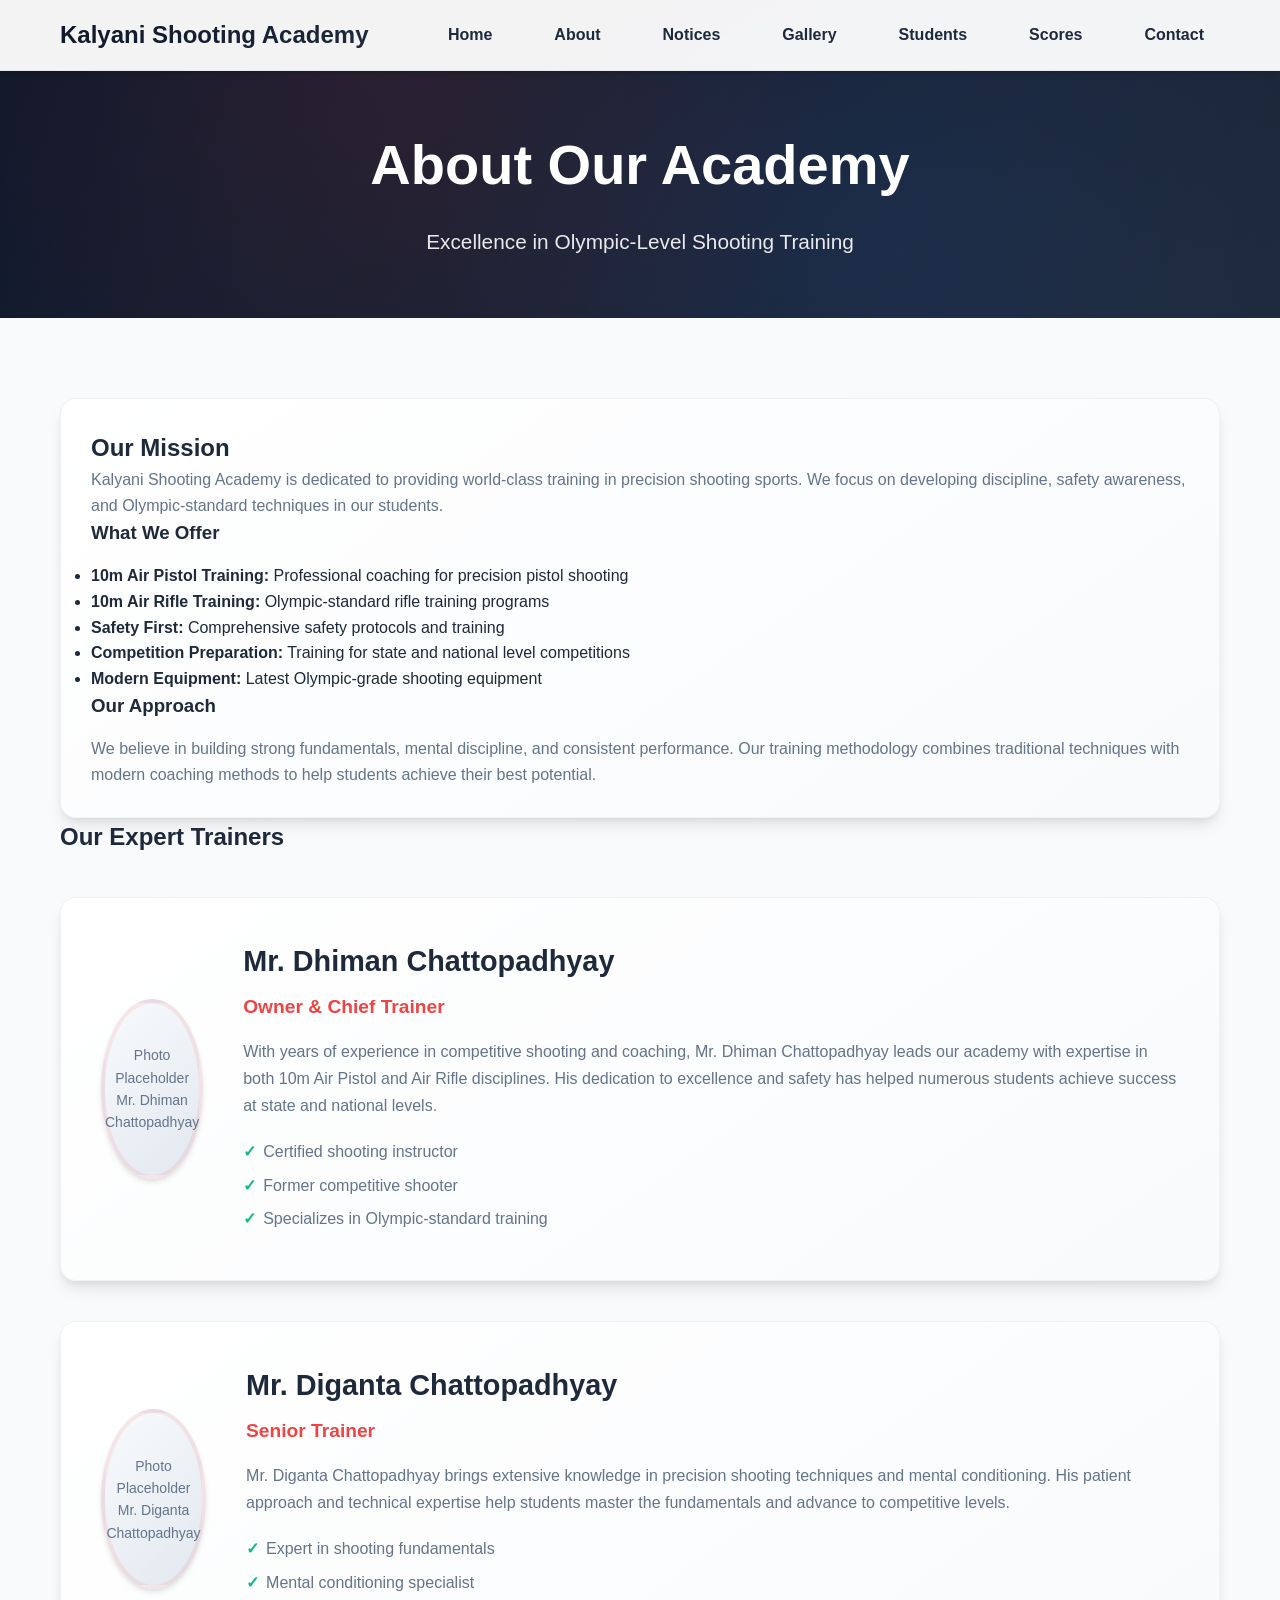
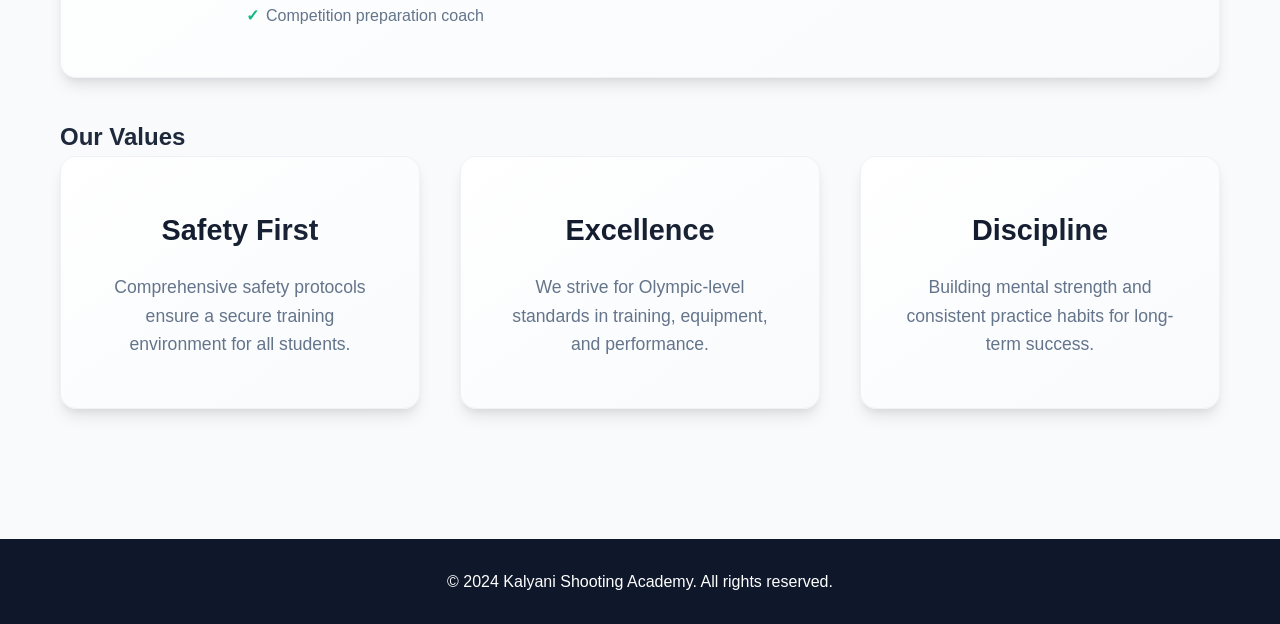
<file: about.html>
<!DOCTYPE html>
<html lang="en">
<head>
    <meta charset="UTF-8">
    <meta name="viewport" content="width=device-width, initial-scale=1.0">
    <title>About - Kalyani Shooting Academy</title>
    <meta name="description" content="Learn about our Olympic-level shooting academy and expert trainers">
    <link rel="stylesheet" href="css/style.css">
</head>
<body>
    <nav class="navbar">
        <div class="nav-container">
            <div class="nav-logo">
                <h2>Kalyani Shooting Academy</h2>
            </div>
            <ul class="nav-menu">
                <li><a href="index.html">Home</a></li>
                <li><a href="about.html">About</a></li>
                <li><a href="notices.html">Notices</a></li>
                <li><a href="gallery.html">Gallery</a></li>
                <li><a href="students.html">Students</a></li>
                <li><a href="scores.html">Scores</a></li>
                <li><a href="contact.html">Contact</a></li>
            </ul>
            <div class="hamburger">
                <span></span>
                <span></span>
                <span></span>
            </div>
        </div>
    </nav>

    <header class="page-header">
        <div class="container">
            <h1>About Our Academy</h1>
            <p>Excellence in Olympic-Level Shooting Training</p>
        </div>
    </header>

    <main class="page-content">
        <div class="container">
            <section class="about-overview">
                <div class="card">
                    <div class="card-body">
                        <h2>Our Mission</h2>
                        <p>Kalyani Shooting Academy is dedicated to providing world-class training in precision shooting sports. We focus on developing discipline, safety awareness, and Olympic-standard techniques in our students.</p>
                        
                        <h3>What We Offer</h3>
                        <ul>
                            <li><strong>10m Air Pistol Training:</strong> Professional coaching for precision pistol shooting</li>
                            <li><strong>10m Air Rifle Training:</strong> Olympic-standard rifle training programs</li>
                            <li><strong>Safety First:</strong> Comprehensive safety protocols and training</li>
                            <li><strong>Competition Preparation:</strong> Training for state and national level competitions</li>
                            <li><strong>Modern Equipment:</strong> Latest Olympic-grade shooting equipment</li>
                        </ul>

                        <h3>Our Approach</h3>
                        <p>We believe in building strong fundamentals, mental discipline, and consistent performance. Our training methodology combines traditional techniques with modern coaching methods to help students achieve their best potential.</p>
                    </div>
                </div>
            </section>

            <section class="trainers">
                <h2>Our Expert Trainers</h2>
                
                <div class="trainer-card">
                    <div class="trainer-photo">
                        Photo Placeholder<br>
                        Mr. Dhiman Chattopadhyay
                    </div>
                    <div class="trainer-info">
                        <h3>Mr. Dhiman Chattopadhyay</h3>
                        <h4>Owner & Chief Trainer</h4>
                        <p>With years of experience in competitive shooting and coaching, Mr. Dhiman Chattopadhyay leads our academy with expertise in both 10m Air Pistol and Air Rifle disciplines. His dedication to excellence and safety has helped numerous students achieve success at state and national levels.</p>
                        <ul>
                            <li>Certified shooting instructor</li>
                            <li>Former competitive shooter</li>
                            <li>Specializes in Olympic-standard training</li>
                        </ul>
                    </div>
                </div>

                <div class="trainer-card">
                    <div class="trainer-photo">
                        Photo Placeholder<br>
                        Mr. Diganta Chattopadhyay
                    </div>
                    <div class="trainer-info">
                        <h3>Mr. Diganta Chattopadhyay</h3>
                        <h4>Senior Trainer</h4>
                        <p>Mr. Diganta Chattopadhyay brings extensive knowledge in precision shooting techniques and mental conditioning. His patient approach and technical expertise help students master the fundamentals and advance to competitive levels.</p>
                        <ul>
                            <li>Expert in shooting fundamentals</li>
                            <li>Mental conditioning specialist</li>
                            <li>Competition preparation coach</li>
                        </ul>
                    </div>
                </div>
            </section>

            <section class="academy-values">
                <h2>Our Values</h2>
                <div class="feature-grid">
                    <div class="feature-card">
                        <h3>Safety First</h3>
                        <p>Comprehensive safety protocols ensure a secure training environment for all students.</p>
                    </div>
                    <div class="feature-card">
                        <h3>Excellence</h3>
                        <p>We strive for Olympic-level standards in training, equipment, and performance.</p>
                    </div>
                    <div class="feature-card">
                        <h3>Discipline</h3>
                        <p>Building mental strength and consistent practice habits for long-term success.</p>
                    </div>
                </div>
            </section>
        </div>
    </main>

    <footer class="footer">
        <div class="container">
            <p>&copy; 2024 Kalyani Shooting Academy. All rights reserved.</p>
        </div>
    </footer>

    <script src="js/script.js"></script>
</body>
</html>
</file>
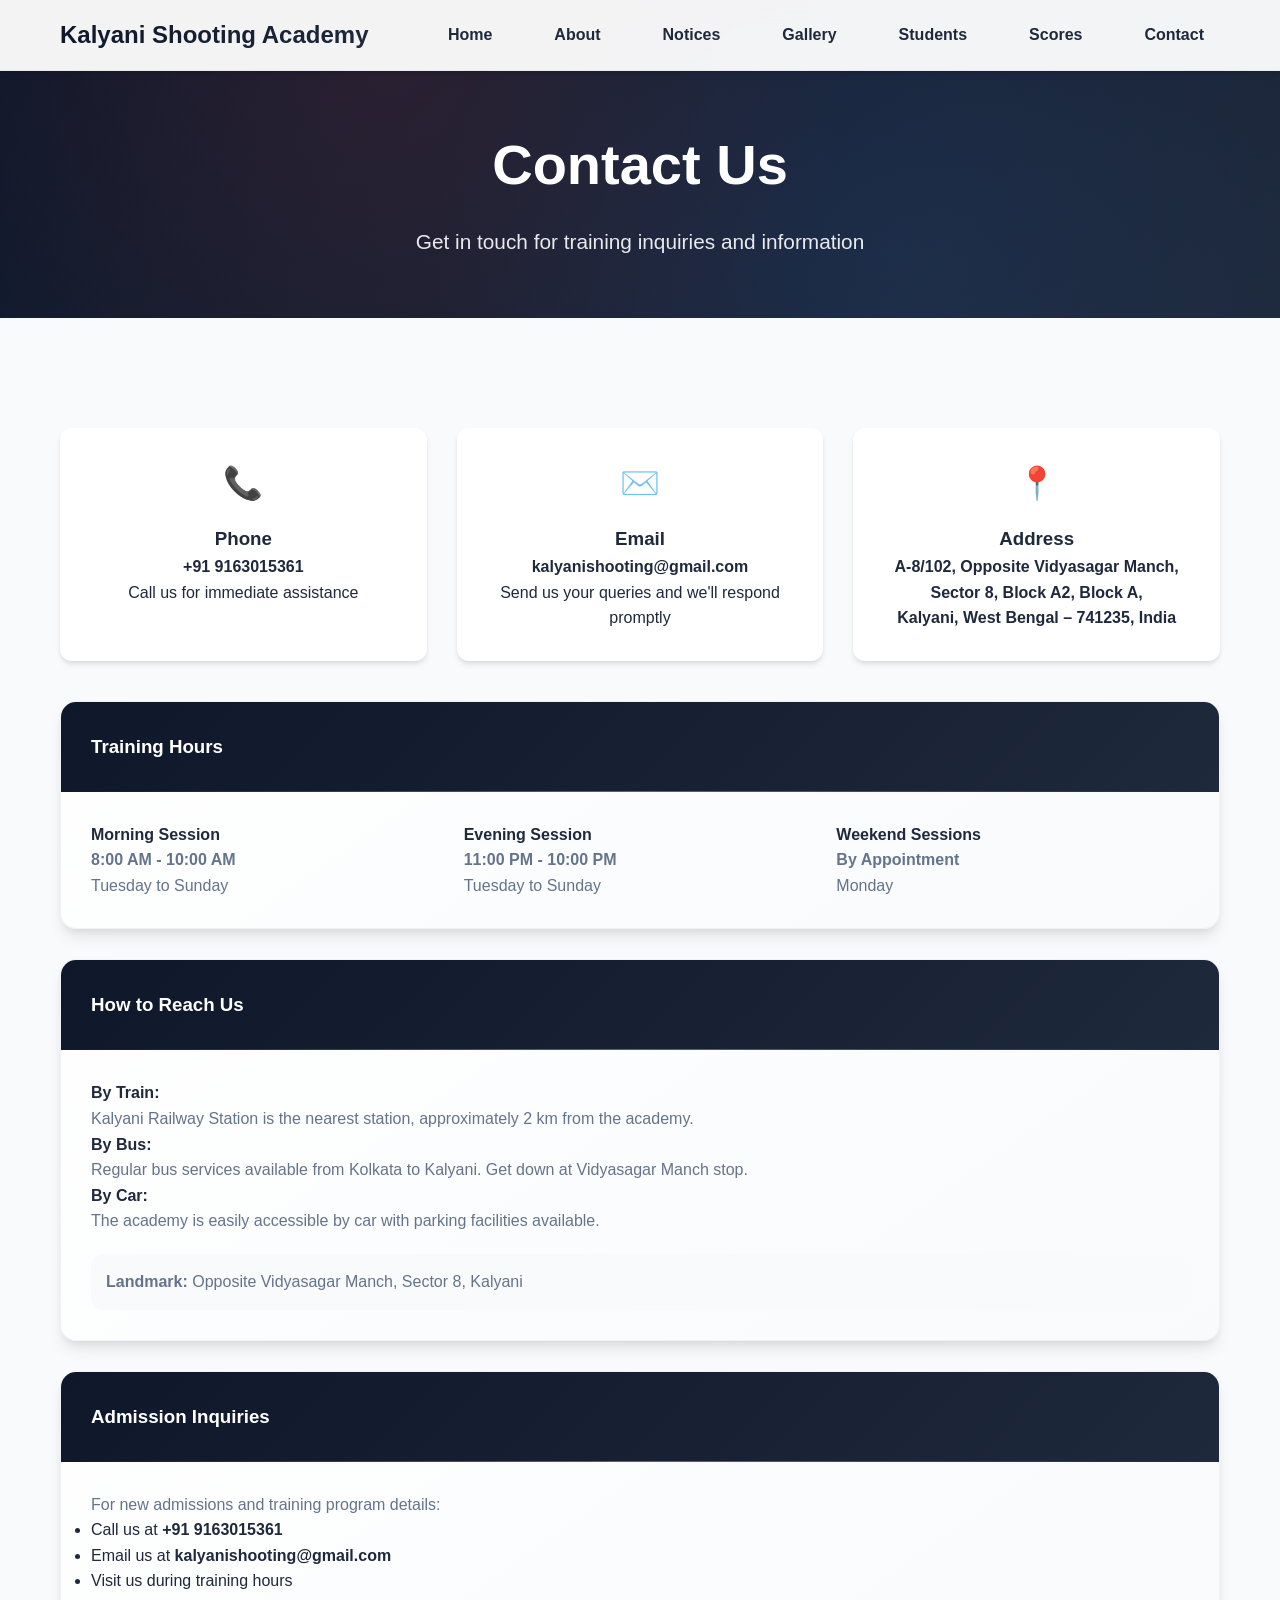
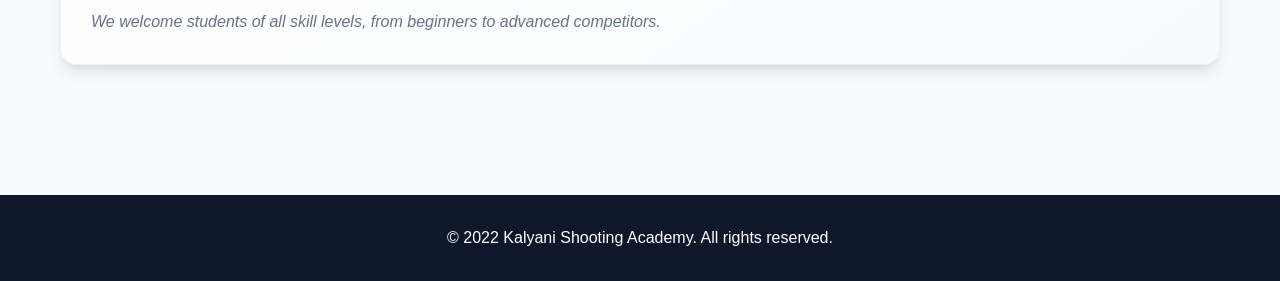
<file: contact.html>
<!DOCTYPE html>
<html lang="en">
<head>
    <meta charset="UTF-8">
    <meta name="viewport" content="width=device-width, initial-scale=1.0">
    <title>Contact Us - Kalyani Shooting Academy</title>
    <meta name="description" content="Get in touch with our shooting academy for training inquiries">
    <link rel="stylesheet" href="css/style.css">
</head>
<body>
    <nav class="navbar">
        <div class="nav-container">
            <div class="nav-logo">
                <h2>Kalyani Shooting Academy</h2>
            </div>
            <ul class="nav-menu">
                <li><a href="index.html">Home</a></li>
                <li><a href="about.html">About</a></li>
                <li><a href="notices.html">Notices</a></li>
                <li><a href="gallery.html">Gallery</a></li>
                <li><a href="students.html">Students</a></li>
                <li><a href="scores.html">Scores</a></li>
                <li><a href="contact.html">Contact</a></li>
            </ul>
            <div class="hamburger">
                <span></span>
                <span></span>
                <span></span>
            </div>
        </div>
    </nav>

    <header class="page-header">
        <div class="container">
            <h1>Contact Us</h1>
            <p>Get in touch for training inquiries and information</p>
        </div>
    </header>

    <main class="page-content">
        <div class="container">
            <div class="contact-info">
                <div class="contact-card">
                    <div class="contact-icon">📞</div>
                    <h3>Phone</h3>
                    <p><strong>+91 9163015361</strong></p>
                    <p>Call us for immediate assistance</p>
                </div>

                <div class="contact-card">
                    <div class="contact-icon">✉️</div>
                    <h3>Email</h3>
                    <p><strong>kalyanishooting@gmail.com</strong></p>
                    <p>Send us your queries and we'll respond promptly</p>
                </div>

                <div class="contact-card">
                    <div class="contact-icon">📍</div>
                    <h3>Address</h3>
                    <p><strong>A-8/102, Opposite Vidyasagar Manch,<br>
                    Sector 8, Block A2, Block A,<br>
                    Kalyani, West Bengal – 741235, India</strong></p>
                </div>
            </div>

            <div class="card" style="margin-top: 40px;">
                <div class="card-header">
                    <h3>Training Hours</h3>
                </div>
                <div class="card-body">
                    <div style="display: grid; grid-template-columns: repeat(auto-fit, minmax(250px, 1fr)); gap: 20px;">
                        <div>
                            <h4>Morning Session</h4>
                            <p><strong>8:00 AM - 10:00 AM</strong></p>
                            <p>Tuesday to Sunday</p>
                        </div>
                        <div>
                            <h4>Evening Session</h4>
                            <p><strong>11:00 PM - 10:00 PM</strong></p>
                            <p>Tuesday to Sunday</p>
                        </div>
                        <div>
                            <h4>Weekend Sessions</h4>
                            <p><strong>By Appointment</strong></p>
                            <p>Monday</p>
                        </div>
                    </div>
                </div>
            </div>

            <div class="card" style="margin-top: 30px;">
                <div class="card-header">
                    <h3>How to Reach Us</h3>
                </div>
                <div class="card-body">
                    <h4>By Train:</h4>
                    <p>Kalyani Railway Station is the nearest station, approximately 2 km from the academy.</p>
                    
                    <h4>By Bus:</h4>
                    <p>Regular bus services available from Kolkata to Kalyani. Get down at Vidyasagar Manch stop.</p>
                    
                    <h4>By Car:</h4>
                    <p>The academy is easily accessible by car with parking facilities available.</p>
                    
                    <div style="margin-top: 20px; padding: 15px; background: var(--secondary-color); border-radius: var(--border-radius);">
                        <p><strong>Landmark:</strong> Opposite Vidyasagar Manch, Sector 8, Kalyani</p>
                    </div>
                </div>
            </div>

            <div class="card" style="margin-top: 30px;">
                <div class="card-header">
                    <h3>Admission Inquiries</h3>
                </div>
                <div class="card-body">
                    <p>For new admissions and training program details:</p>
                    <ul>
                        <li>Call us at <strong>+91 9163015361</strong></li>
                        <li>Email us at <strong>kalyanishooting@gmail.com</strong></li>
                        <li>Visit us during training hours</li>
                    </ul>
                    <p style="margin-top: 15px;"><em>We welcome students of all skill levels, from beginners to advanced competitors.</em></p>
                </div>
            </div>
        </div>
    </main>

    <footer class="footer">
        <div class="container">
            <p>&copy; 2022 Kalyani Shooting Academy. All rights reserved.</p>
        </div>
    </footer>

    <script src="js/script.js"></script>
</body>
</html>
</file>
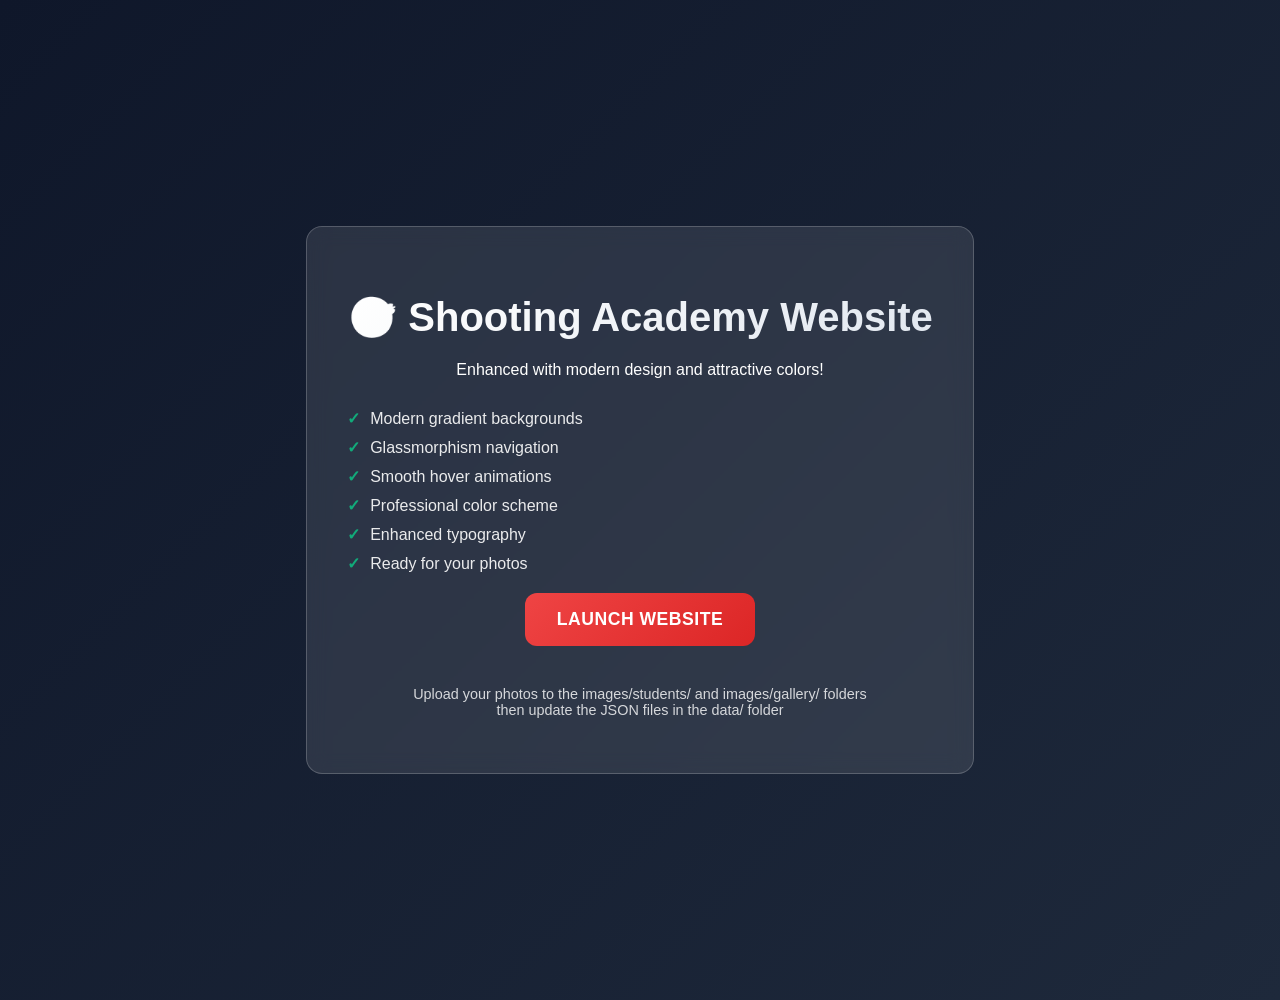
<file: launch.html>
<!DOCTYPE html>
<html lang="en">
<head>
    <meta charset="UTF-8">
    <meta name="viewport" content="width=device-width, initial-scale=1.0">
    <title>Launch Website</title>
    <style>
        body {
            font-family: 'Segoe UI', Tahoma, Geneva, Verdana, sans-serif;
            background: linear-gradient(135deg, #0f172a 0%, #1e293b 100%);
            color: white;
            margin: 0;
            padding: 50px;
            text-align: center;
            min-height: 100vh;
            display: flex;
            flex-direction: column;
            justify-content: center;
            align-items: center;
        }
        .container {
            max-width: 600px;
            background: rgba(255, 255, 255, 0.1);
            backdrop-filter: blur(10px);
            padding: 40px;
            border-radius: 16px;
            border: 1px solid rgba(255, 255, 255, 0.2);
        }
        h1 {
            font-size: 2.5rem;
            margin-bottom: 20px;
            background: linear-gradient(135deg, #ffffff 0%, #e2e8f0 100%);
            -webkit-background-clip: text;
            -webkit-text-fill-color: transparent;
            background-clip: text;
        }
        .btn {
            display: inline-block;
            padding: 16px 32px;
            background: linear-gradient(135deg, #ef4444 0%, #dc2626 100%);
            color: white;
            text-decoration: none;
            border-radius: 12px;
            font-weight: 600;
            font-size: 1.1rem;
            margin: 10px;
            transition: all 0.3s ease;
            text-transform: uppercase;
            letter-spacing: 0.5px;
        }
        .btn:hover {
            transform: translateY(-3px);
            box-shadow: 0 20px 25px -5px rgba(0, 0, 0, 0.3);
        }
        .features {
            margin-top: 30px;
            text-align: left;
        }
        .feature {
            margin: 10px 0;
            opacity: 0.9;
        }
        .feature::before {
            content: '✓';
            color: #10b981;
            font-weight: bold;
            margin-right: 10px;
        }
    </style>
</head>
<body>
    <div class="container">
        <h1>🎯 Shooting Academy Website</h1>
        <p>Enhanced with modern design and attractive colors!</p>
        
        <div class="features">
            <div class="feature">Modern gradient backgrounds</div>
            <div class="feature">Glassmorphism navigation</div>
            <div class="feature">Smooth hover animations</div>
            <div class="feature">Professional color scheme</div>
            <div class="feature">Enhanced typography</div>
            <div class="feature">Ready for your photos</div>
        </div>
        
        <a href="index.html" class="btn">Launch Website</a>
        
        <p style="margin-top: 30px; opacity: 0.8; font-size: 0.9rem;">
            Upload your photos to the images/students/ and images/gallery/ folders<br>
            then update the JSON files in the data/ folder
        </p>
    </div>
</body>
</html>
</file>
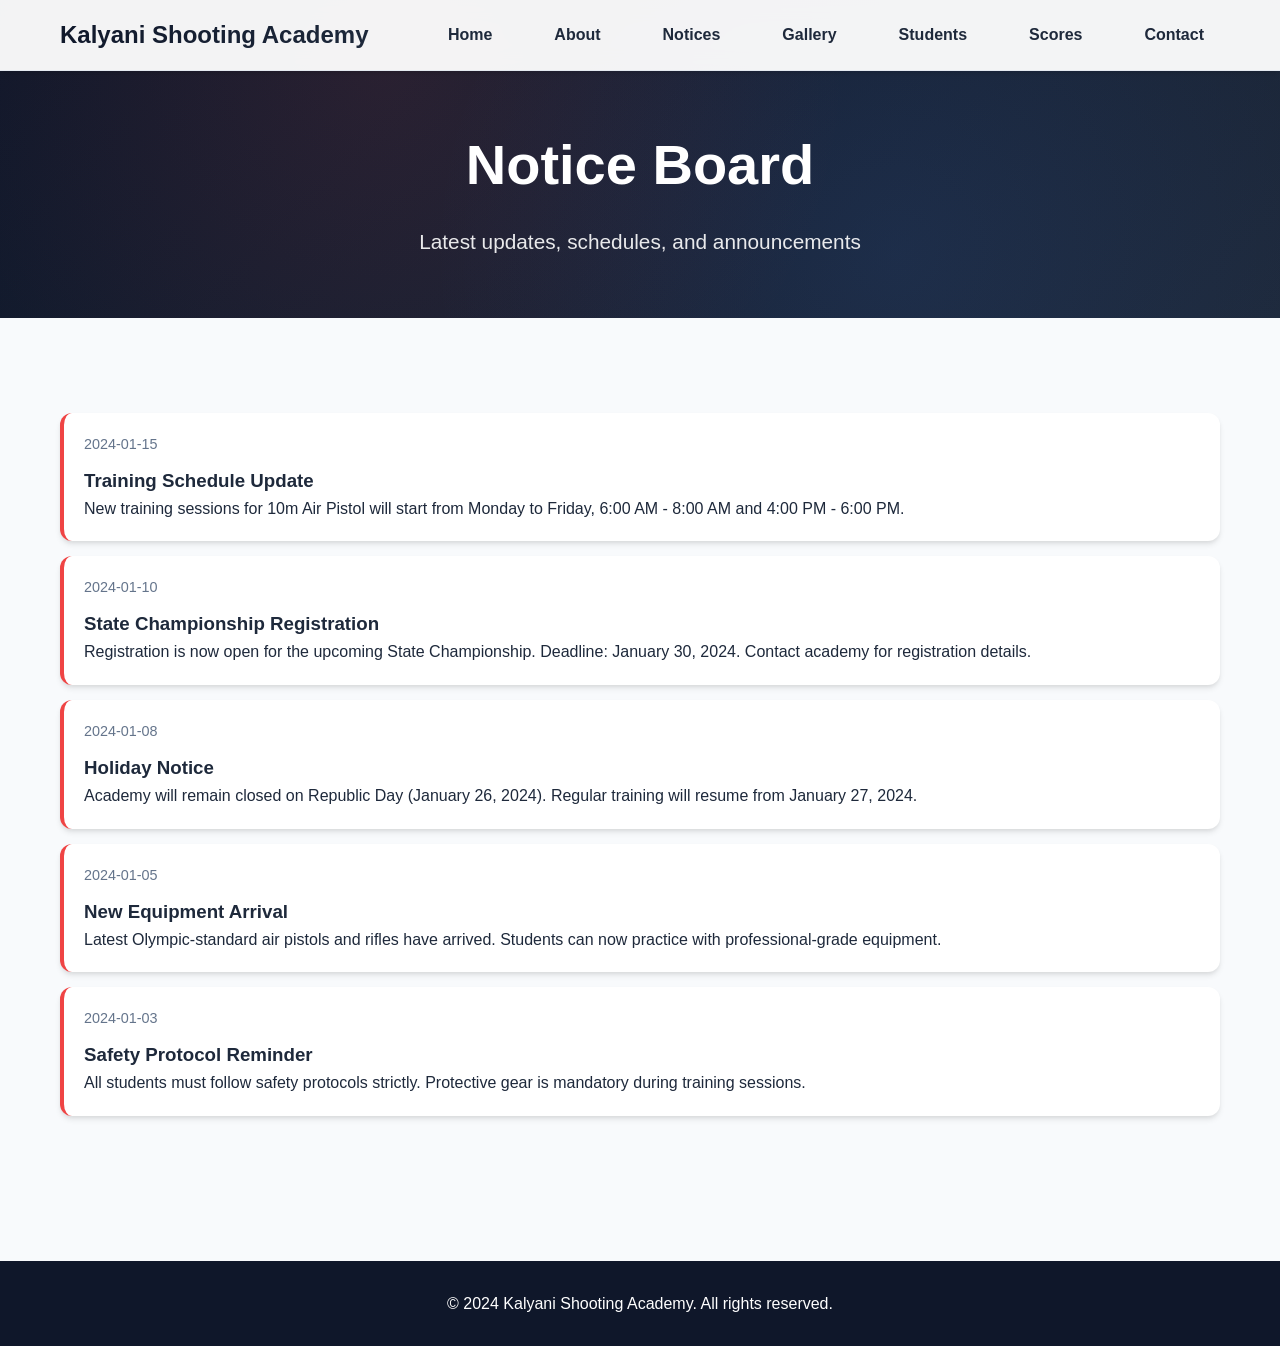
<file: notices.html>
<!DOCTYPE html>
<html lang="en">
<head>
    <meta charset="UTF-8">
    <meta name="viewport" content="width=device-width, initial-scale=1.0">
    <title>Notice Board - Kalyani Shooting Academy</title>
    <meta name="description" content="Latest notices, training schedules, and announcements">
    <link rel="stylesheet" href="css/style.css">
</head>
<body>
    <nav class="navbar">
        <div class="nav-container">
            <div class="nav-logo">
                <h2>Kalyani Shooting Academy</h2>
            </div>
            <ul class="nav-menu">
                <li><a href="index.html">Home</a></li>
                <li><a href="about.html">About</a></li>
                <li><a href="notices.html">Notices</a></li>
                <li><a href="gallery.html">Gallery</a></li>
                <li><a href="students.html">Students</a></li>
                <li><a href="scores.html">Scores</a></li>
                <li><a href="contact.html">Contact</a></li>
            </ul>
            <div class="hamburger">
                <span></span>
                <span></span>
                <span></span>
            </div>
        </div>
    </nav>

    <header class="page-header">
        <div class="container">
            <h1>Notice Board</h1>
            <p>Latest updates, schedules, and announcements</p>
        </div>
    </header>

    <main class="page-content">
        <div class="container">
            <div id="notices-container">
                <!-- Notices will be loaded here by JavaScript -->
                <div class="notice-item">
                    <div class="notice-date">Loading...</div>
                    <h3>Loading Notices</h3>
                    <p>Please wait while we load the latest notices...</p>
                </div>
            </div>
        </div>
    </main>

    <footer class="footer">
        <div class="container">
            <p>&copy; 2024 Kalyani Shooting Academy. All rights reserved.</p>
        </div>
    </footer>

    <script src="js/script.js"></script>
</body>
</html>
</file>
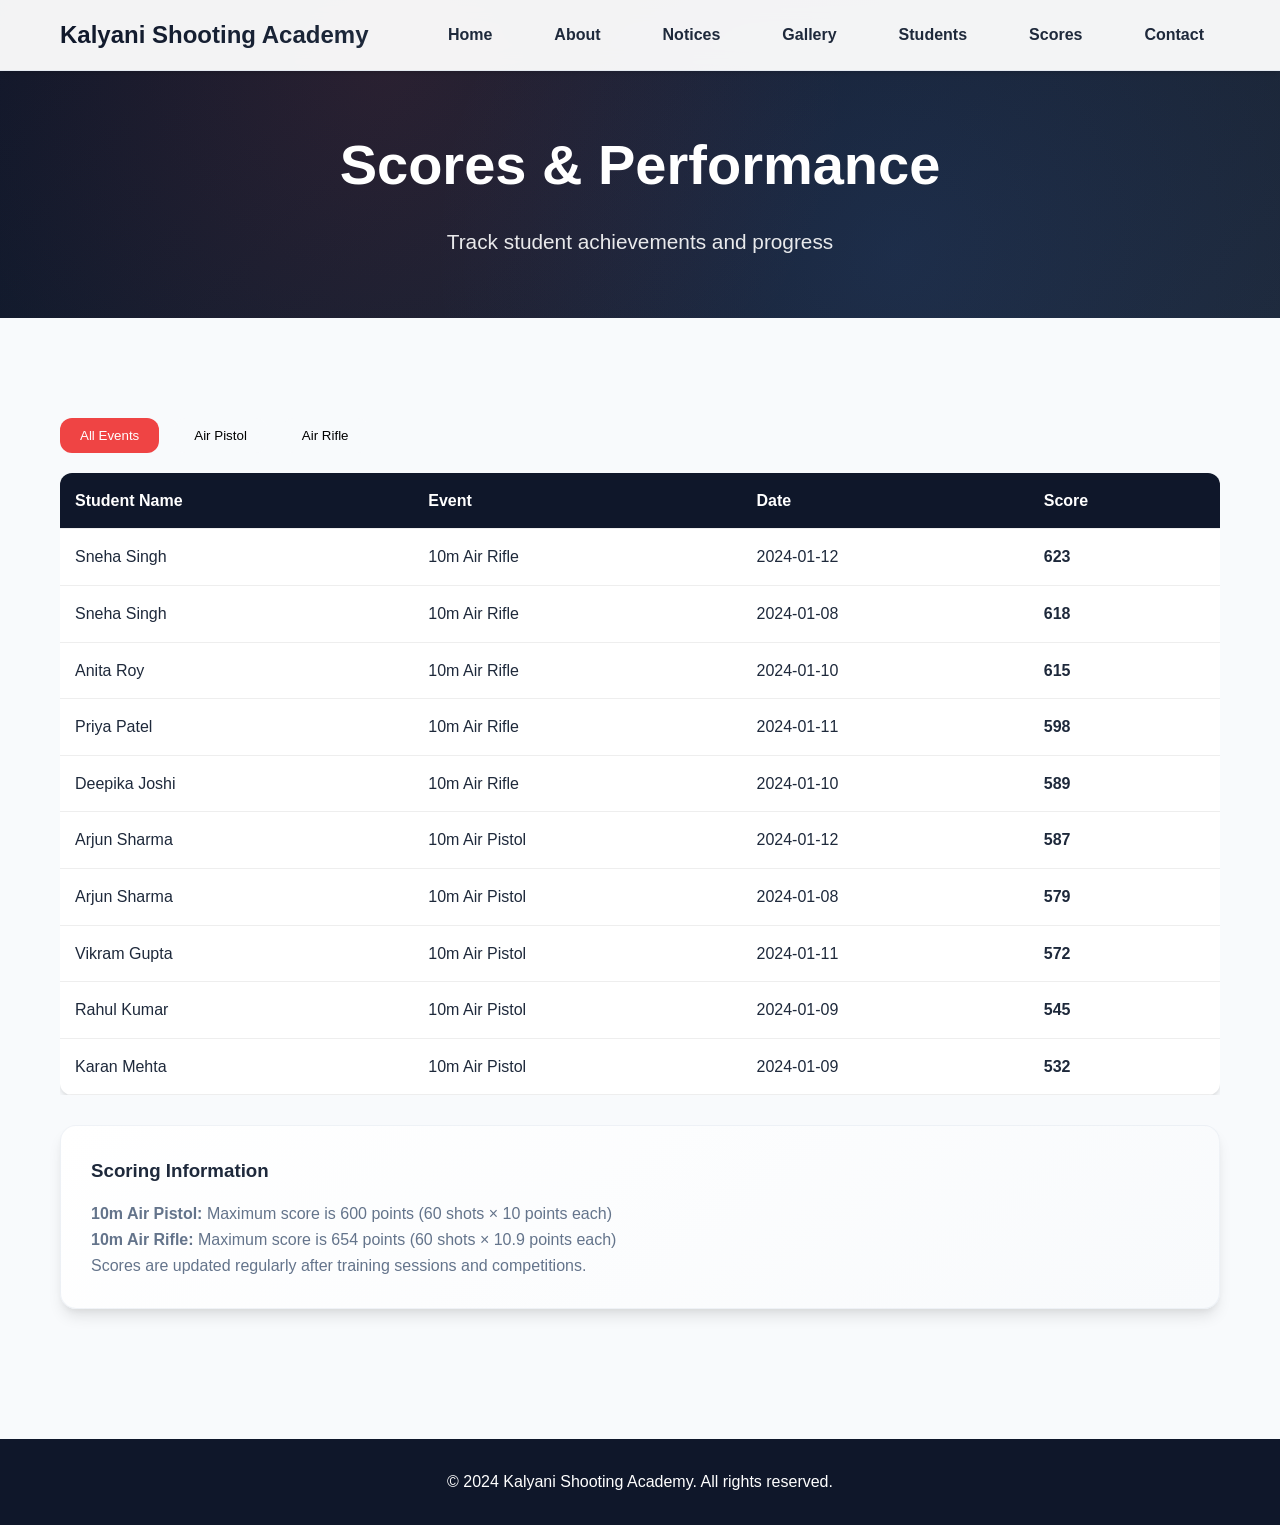
<file: scores.html>
<!DOCTYPE html>
<html lang="en">
<head>
    <meta charset="UTF-8">
    <meta name="viewport" content="width=device-width, initial-scale=1.0">
    <title>Scores & Performance - Kalyani Shooting Academy</title>
    <meta name="description" content="Student performance scores and achievements">
    <link rel="stylesheet" href="css/style.css">
</head>
<body>
    <nav class="navbar">
        <div class="nav-container">
            <div class="nav-logo">
                <h2>Kalyani Shooting Academy</h2>
            </div>
            <ul class="nav-menu">
                <li><a href="index.html">Home</a></li>
                <li><a href="about.html">About</a></li>
                <li><a href="notices.html">Notices</a></li>
                <li><a href="gallery.html">Gallery</a></li>
                <li><a href="students.html">Students</a></li>
                <li><a href="scores.html">Scores</a></li>
                <li><a href="contact.html">Contact</a></li>
            </ul>
            <div class="hamburger">
                <span></span>
                <span></span>
                <span></span>
            </div>
        </div>
    </nav>

    <header class="page-header">
        <div class="container">
            <h1>Scores & Performance</h1>
            <p>Track student achievements and progress</p>
        </div>
    </header>

    <main class="page-content">
        <div class="container">
            <div class="filters">
                <button class="filter-btn active" data-filter="all">All Events</button>
                <button class="filter-btn" data-filter="Pistol">Air Pistol</button>
                <button class="filter-btn" data-filter="Rifle">Air Rifle</button>
            </div>

            <div class="table-container">
                <table>
                    <thead>
                        <tr>
                            <th>Student Name</th>
                            <th>Event</th>
                            <th>Date</th>
                            <th>Score</th>
                        </tr>
                    </thead>
                    <tbody id="scores-tbody">
                        <tr>
                            <td colspan="4" style="text-align: center; padding: 40px;">Loading scores...</td>
                        </tr>
                    </tbody>
                </table>
            </div>

            <div class="card" style="margin-top: 30px;">
                <div class="card-body">
                    <h3>Scoring Information</h3>
                    <p><strong>10m Air Pistol:</strong> Maximum score is 600 points (60 shots × 10 points each)</p>
                    <p><strong>10m Air Rifle:</strong> Maximum score is 654 points (60 shots × 10.9 points each)</p>
                    <p>Scores are updated regularly after training sessions and competitions.</p>
                </div>
            </div>
        </div>
    </main>

    <footer class="footer">
        <div class="container">
            <p>&copy; 2024 Kalyani Shooting Academy. All rights reserved.</p>
        </div>
    </footer>

    <script src="js/script.js"></script>
</body>
</html>
</file>
<file: css/style.css>
* {
    margin: 0;
    padding: 0;
    box-sizing: border-box;
}

:root {
    --primary-color: #0f172a;
    --secondary-color: #f8fafc;
    --accent-color: #ef4444;
    --accent-secondary: #3b82f6;
    --success-color: #10b981;
    --warning-color: #f59e0b;
    --text-primary: #1e293b;
    --text-secondary: #64748b;
    --text-light: #94a3b8;
    --card-bg: #ffffff;
    --card-hover: #f1f5f9;
    --gradient-primary: linear-gradient(135deg, #0f172a 0%, #1e293b 100%);
    --gradient-accent: linear-gradient(135deg, #ef4444 0%, #dc2626 100%);
    --gradient-card: linear-gradient(145deg, #ffffff 0%, #f8fafc 100%);
    --shadow-sm: 0 1px 2px 0 rgba(0, 0, 0, 0.05);
    --shadow: 0 4px 6px -1px rgba(0, 0, 0, 0.1), 0 2px 4px -1px rgba(0, 0, 0, 0.06);
    --shadow-lg: 0 10px 15px -3px rgba(0, 0, 0, 0.1), 0 4px 6px -2px rgba(0, 0, 0, 0.05);
    --shadow-xl: 0 20px 25px -5px rgba(0, 0, 0, 0.1), 0 10px 10px -5px rgba(0, 0, 0, 0.04);
    --border-radius: 12px;
    --border-radius-lg: 16px;
}

body {
    font-family: 'Segoe UI', Tahoma, Geneva, Verdana, sans-serif;
    line-height: 1.6;
    color: var(--text-primary);
    background-color: var(--secondary-color);
}

.container {
    max-width: 1200px;
    margin: 0 auto;
    padding: 0 20px;
}

/* Navigation */
.navbar {
    background: rgba(255, 255, 255, 0.95);
    backdrop-filter: blur(10px);
    box-shadow: var(--shadow);
    position: fixed;
    top: 0;
    width: 100%;
    z-index: 1000;
    border-bottom: 1px solid rgba(226, 232, 240, 0.8);
}

.nav-container {
    max-width: 1200px;
    margin: 0 auto;
    padding: 0 20px;
    display: flex;
    justify-content: space-between;
    align-items: center;
    height: 70px;
}

.nav-logo h2 {
    background: var(--gradient-primary);
    -webkit-background-clip: text;
    -webkit-text-fill-color: transparent;
    background-clip: text;
    font-weight: 800;
    font-size: 1.5rem;
}

.nav-menu {
    display: flex;
    list-style: none;
    gap: 30px;
}

.nav-menu a {
    text-decoration: none;
    color: var(--text-primary);
    font-weight: 600;
    transition: all 0.3s ease;
    position: relative;
    padding: 8px 16px;
    border-radius: 8px;
}

.nav-menu a:hover {
    color: var(--accent-color);
    background: var(--card-hover);
    transform: translateY(-1px);
}

.nav-menu a::after {
    content: '';
    position: absolute;
    bottom: -2px;
    left: 50%;
    width: 0;
    height: 2px;
    background: var(--gradient-accent);
    transition: all 0.3s ease;
    transform: translateX(-50%);
}

.nav-menu a:hover::after {
    width: 80%;
}

.hamburger {
    display: none;
    flex-direction: column;
    cursor: pointer;
}

.hamburger span {
    width: 25px;
    height: 3px;
    background: var(--primary-color);
    margin: 3px 0;
    transition: 0.3s;
}

/* Hero Section */
.hero {
    height: 90vh;
    background: linear-gradient(135deg, rgba(15, 23, 42, 0.5) 0%, rgba(30, 41, 59, 0.4) 50%, rgba(239, 68, 68, 0.1) 100%), 
                url('images/backgrounds/logo.jpeg');
    background-size: cover;
    background-position: center;
    background-attachment: fixed;
    display: flex;
    align-items: center;
    justify-content: center;
    text-align: center;
    color: white;
    position: relative;
    overflow: hidden;
}

.hero::before {
    content: '';
    position: absolute;
    top: 0;
    left: 0;
    right: 0;
    bottom: 0;
    background: radial-gradient(circle at 30% 20%, rgba(239, 68, 68, 0.1) 0%, transparent 50%),
                radial-gradient(circle at 70% 80%, rgba(59, 130, 246, 0.1) 0%, transparent 50%);
    pointer-events: none;
}

.hero-particles {
    position: absolute;
    top: 0;
    left: 0;
    right: 0;
    bottom: 0;
    background: url('data:image/svg+xml,<svg xmlns="http://www.w3.org/2000/svg" viewBox="0 0 1200 600"><circle cx="100" cy="100" r="2" fill="%23ef4444" opacity="0.6"><animate attributeName="opacity" values="0.6;1;0.6" dur="3s" repeatCount="indefinite"/></circle><circle cx="300" cy="200" r="1.5" fill="%233b82f6" opacity="0.4"><animate attributeName="opacity" values="0.4;0.8;0.4" dur="4s" repeatCount="indefinite"/></circle><circle cx="500" cy="150" r="2.5" fill="%2310b981" opacity="0.3"><animate attributeName="opacity" values="0.3;0.7;0.3" dur="5s" repeatCount="indefinite"/></circle><circle cx="800" cy="300" r="2" fill="%23f59e0b" opacity="0.5"><animate attributeName="opacity" values="0.5;0.9;0.5" dur="3.5s" repeatCount="indefinite"/></circle><circle cx="1000" cy="250" r="1.8" fill="%23ef4444" opacity="0.4"><animate attributeName="opacity" values="0.4;0.8;0.4" dur="4.5s" repeatCount="indefinite"/></circle></svg>') no-repeat center;
    background-size: cover;
    pointer-events: none;
    opacity: 0.7;
}

.hero-badge {
    display: inline-block;
    background: rgba(239, 68, 68, 0.1);
    color: var(--accent-color);
    padding: 8px 20px;
    border-radius: 25px;
    font-size: 0.9rem;
    font-weight: 600;
    margin-bottom: 20px;
    border: 1px solid rgba(239, 68, 68, 0.2);
    backdrop-filter: blur(10px);
}

.hero-stats {
    display: flex;
    gap: 40px;
    justify-content: center;
    margin: 40px 0;
    flex-wrap: wrap;
}

.stat {
    text-align: center;
    background: rgba(255, 255, 255, 0.1);
    padding: 20px;
    border-radius: 12px;
    backdrop-filter: blur(10px);
    border: 1px solid rgba(255, 255, 255, 0.2);
    min-width: 120px;
}

.stat-number {
    font-size: 2.5rem;
    font-weight: 800;
    color: var(--accent-color);
    margin-bottom: 5px;
}

.stat-label {
    font-size: 0.9rem;
    opacity: 0.9;
    font-weight: 500;
}

.hero-content {
    position: relative;
    z-index: 2;
    max-width: 800px;
    padding: 0 20px;
}

.hero-content h1 {
    font-size: 4rem;
    margin-bottom: 20px;
    font-weight: 800;
    background: linear-gradient(135deg, #ffffff 0%, #e2e8f0 100%);
    -webkit-background-clip: text;
    -webkit-text-fill-color: transparent;
    background-clip: text;
    text-shadow: 0 4px 8px rgba(0, 0, 0, 0.3);
    line-height: 1.1;
}

.hero-content p {
    font-size: 1.5rem;
    margin-bottom: 40px;
    opacity: 0.95;
    font-weight: 300;
    letter-spacing: 0.5px;
}

.hero-buttons {
    display: flex;
    gap: 20px;
    justify-content: center;
    flex-wrap: wrap;
}

.btn {
    padding: 16px 32px;
    text-decoration: none;
    border-radius: var(--border-radius);
    font-weight: 600;
    font-size: 1rem;
    transition: all 0.3s ease;
    display: inline-block;
    position: relative;
    overflow: hidden;
    text-transform: uppercase;
    letter-spacing: 0.5px;
    border: none;
    cursor: pointer;
}

.btn::before {
    content: '';
    position: absolute;
    top: 0;
    left: -100%;
    width: 100%;
    height: 100%;
    background: linear-gradient(90deg, transparent, rgba(255, 255, 255, 0.2), transparent);
    transition: left 0.5s;
}

.btn:hover::before {
    left: 100%;
}

.btn-primary {
    background: var(--gradient-accent);
    color: white;
    box-shadow: var(--shadow-lg);
}

.btn-primary:hover {
    transform: translateY(-3px);
    box-shadow: var(--shadow-xl);
}

.btn-secondary {
    background: rgba(255, 255, 255, 0.1);
    color: white;
    border: 2px solid rgba(255, 255, 255, 0.3);
    backdrop-filter: blur(10px);
}

.btn-secondary:hover {
    background: rgba(255, 255, 255, 0.2);
    border-color: rgba(255, 255, 255, 0.5);
    transform: translateY(-3px);
}

.btn-accent {
    background: var(--gradient-primary);
    color: white;
    box-shadow: var(--shadow-lg);
}

.btn-accent:hover {
    transform: translateY(-3px);
    box-shadow: var(--shadow-xl);
}

/* Features Section */
.features {
    padding: 100px 0;
    background: linear-gradient(135deg, var(--secondary-color) 0%, #ffffff 100%);
    position: relative;
}

.features::before {
    content: '';
    position: absolute;
    top: 0;
    left: 0;
    right: 0;
    bottom: 0;
    background: radial-gradient(circle at 20% 50%, rgba(59, 130, 246, 0.05) 0%, transparent 50%),
                radial-gradient(circle at 80% 50%, rgba(239, 68, 68, 0.05) 0%, transparent 50%);
    pointer-events: none;
}

.section-header {
    text-align: center;
    margin-bottom: 60px;
    position: relative;
    z-index: 2;
}

.section-header h2 {
    font-size: 2.5rem;
    font-weight: 800;
    background: var(--gradient-primary);
    -webkit-background-clip: text;
    -webkit-text-fill-color: transparent;
    background-clip: text;
    margin-bottom: 15px;
}

.section-header p {
    font-size: 1.2rem;
    color: var(--text-secondary);
    max-width: 600px;
    margin: 0 auto;
}

.feature-icon {
    font-size: 3rem;
    margin-bottom: 20px;
    display: block;
}

.feature-highlight {
    background: var(--gradient-accent);
    color: white;
    padding: 6px 15px;
    border-radius: 20px;
    font-size: 0.85rem;
    font-weight: 600;
    margin-top: 15px;
    display: inline-block;
}

.feature-grid {
    display: grid;
    grid-template-columns: repeat(auto-fit, minmax(320px, 1fr));
    gap: 40px;
    position: relative;
    z-index: 2;
}

.feature-card {
    background: var(--gradient-card);
    padding: 50px 40px;
    border-radius: var(--border-radius-lg);
    text-align: center;
    box-shadow: var(--shadow-lg);
    transition: all 0.4s ease;
    position: relative;
    overflow: hidden;
    border: 1px solid rgba(226, 232, 240, 0.5);
}

.feature-card::before {
    content: '';
    position: absolute;
    top: 0;
    left: 0;
    right: 0;
    height: 4px;
    background: var(--gradient-accent);
    transform: scaleX(0);
    transition: transform 0.4s ease;
}

.feature-card:hover::before {
    transform: scaleX(1);
}

.feature-card:hover {
    transform: translateY(-8px);
    box-shadow: var(--shadow-xl);
}

.feature-card h3 {
    font-size: 1.8rem;
    margin-bottom: 20px;
    background: var(--gradient-primary);
    -webkit-background-clip: text;
    -webkit-text-fill-color: transparent;
    background-clip: text;
    font-weight: 700;
}

.feature-card p {
    color: var(--text-secondary);
    font-size: 1.1rem;
    line-height: 1.6;
}

/* Cards */
.card {
    background: var(--gradient-card);
    border-radius: var(--border-radius-lg);
    box-shadow: var(--shadow-lg);
    overflow: hidden;
    transition: all 0.3s ease;
    border: 1px solid rgba(226, 232, 240, 0.5);
}

.card:hover {
    transform: translateY(-4px);
    box-shadow: var(--shadow-xl);
}

.card-header {
    padding: 30px;
    background: var(--gradient-primary);
    color: white;
    position: relative;
}

.card-header::after {
    content: '';
    position: absolute;
    bottom: 0;
    left: 0;
    right: 0;
    height: 1px;
    background: linear-gradient(90deg, transparent, rgba(255, 255, 255, 0.3), transparent);
}

.card-body {
    padding: 30px;
}

.card-body h3 {
    color: var(--text-primary);
    margin-bottom: 15px;
    font-weight: 600;
}

.card-body p {
    color: var(--text-secondary);
    line-height: 1.6;
}

/* Tables */
.table-container {
    overflow-x: auto;
    margin: 20px 0;
}

table {
    width: 100%;
    border-collapse: collapse;
    background: var(--card-bg);
    border-radius: var(--border-radius);
    overflow: hidden;
    box-shadow: var(--shadow);
}

th, td {
    padding: 15px;
    text-align: left;
    border-bottom: 1px solid #eee;
}

th {
    background: var(--primary-color);
    color: white;
    font-weight: 600;
}

tr:hover {
    background: var(--secondary-color);
}

/* Gallery Grid */
.gallery-grid {
    display: grid;
    grid-template-columns: repeat(auto-fill, minmax(250px, 1fr));
    gap: 20px;
    padding: 20px 0;
}

.gallery-item {
    position: relative;
    border-radius: var(--border-radius);
    overflow: hidden;
    box-shadow: var(--shadow);
    cursor: pointer;
    transition: transform 0.3s;
}

.gallery-item:hover {
    transform: scale(1.05);
}

.gallery-item img {
    width: 100%;
    height: 200px;
    object-fit: cover;
}

.gallery-overlay {
    position: absolute;
    bottom: 0;
    left: 0;
    right: 0;
    background: linear-gradient(transparent, rgba(0,0,0,0.8));
    color: white;
    padding: 20px;
}

/* Footer */
.footer {
    background: var(--primary-color);
    color: white;
    text-align: center;
    padding: 30px 0;
    margin-top: 50px;
}

/* Responsive Design */
@media (max-width: 768px) {
    .hamburger {
        display: flex;
    }
    
    .nav-menu {
        position: fixed;
        left: -100%;
        top: 70px;
        flex-direction: column;
        background: var(--card-bg);
        width: 100%;
        text-align: center;
        transition: 0.3s;
        box-shadow: var(--shadow);
        padding: 20px 0;
    }
    
    .nav-menu.active {
        left: 0;
    }
    
    .hero-content h1 {
        font-size: 2.5rem;
    }
    
    .hero-content p {
        font-size: 1.2rem;
    }
    
    .hero-buttons {
        flex-direction: column;
        align-items: center;
    }
    
    .btn {
        width: 200px;
    }
}

/* Page Specific Styles */
.page-header {
    background: var(--gradient-primary);
    color: white;
    padding: 120px 0 60px;
    text-align: center;
    position: relative;
    overflow: hidden;
}

.page-header::before {
    content: '';
    position: absolute;
    top: 0;
    left: 0;
    right: 0;
    bottom: 0;
    background: radial-gradient(circle at 30% 20%, rgba(239, 68, 68, 0.1) 0%, transparent 50%),
                radial-gradient(circle at 70% 80%, rgba(59, 130, 246, 0.1) 0%, transparent 50%);
    pointer-events: none;
}

.page-header h1 {
    font-size: 3.5rem;
    font-weight: 800;
    margin-bottom: 15px;
    position: relative;
    z-index: 2;
}

.page-header p {
    font-size: 1.3rem;
    opacity: 0.9;
    position: relative;
    z-index: 2;
}

.page-content {
    padding: 80px 0;
    min-height: 60vh;
}

.trainer-card {
    display: flex;
    align-items: center;
    gap: 40px;
    margin: 40px 0;
    padding: 40px;
    background: var(--gradient-card);
    border-radius: var(--border-radius-lg);
    box-shadow: var(--shadow-lg);
    border: 1px solid rgba(226, 232, 240, 0.5);
    transition: all 0.3s ease;
}

.trainer-card:hover {
    transform: translateY(-4px);
    box-shadow: var(--shadow-xl);
}

.trainer-photo {
    width: 180px;
    height: 180px;
    border-radius: 50%;
    background: linear-gradient(135deg, var(--secondary-color) 0%, #e2e8f0 100%);
    display: flex;
    align-items: center;
    justify-content: center;
    color: var(--text-secondary);
    font-size: 14px;
    text-align: center;
    border: 4px solid rgba(239, 68, 68, 0.1);
    box-shadow: var(--shadow);
}

.trainer-info h3 {
    color: var(--text-primary);
    font-size: 1.8rem;
    margin-bottom: 8px;
    font-weight: 700;
}

.trainer-info h4 {
    color: var(--accent-color);
    font-size: 1.2rem;
    margin-bottom: 15px;
    font-weight: 600;
}

.trainer-info p {
    color: var(--text-secondary);
    line-height: 1.7;
    margin-bottom: 20px;
}

.trainer-info ul {
    list-style: none;
    padding: 0;
}

.trainer-info li {
    color: var(--text-secondary);
    margin-bottom: 8px;
    position: relative;
    padding-left: 20px;
}

.trainer-info li::before {
    content: '✓';
    position: absolute;
    left: 0;
    color: var(--success-color);
    font-weight: bold;
}

.notice-item {
    background: var(--card-bg);
    padding: 20px;
    margin: 15px 0;
    border-radius: var(--border-radius);
    box-shadow: var(--shadow);
    border-left: 4px solid var(--accent-color);
}

.notice-date {
    color: var(--text-secondary);
    font-size: 0.9rem;
    margin-bottom: 10px;
}

.contact-info {
    display: grid;
    grid-template-columns: repeat(auto-fit, minmax(300px, 1fr));
    gap: 30px;
    margin: 30px 0;
}

.contact-card {
    background: var(--card-bg);
    padding: 30px;
    border-radius: var(--border-radius);
    box-shadow: var(--shadow);
    text-align: center;
}

.contact-icon {
    font-size: 2rem;
    color: var(--accent-color);
    margin-bottom: 15px;
}

.filters {
    display: flex;
    gap: 15px;
    margin: 20px 0;
    flex-wrap: wrap;
}

.filter-btn {
    padding: 10px 20px;
    background: var(--secondary-color);
    border: none;
    border-radius: var(--border-radius);
    cursor: pointer;
    transition: all 0.3s;
}

.filter-btn.active {
    background: var(--accent-color);
    color: white;
}

.student-grid {
    display: grid;
    grid-template-columns: repeat(auto-fill, minmax(300px, 1fr));
    gap: 30px;
    padding: 20px 0;
}

.student-card {
    background: var(--gradient-card);
    border-radius: var(--border-radius-lg);
    box-shadow: var(--shadow-lg);
    overflow: hidden;
    text-align: center;
    transition: all 0.3s ease;
    border: 1px solid rgba(226, 232, 240, 0.5);
    position: relative;
}

.student-card::before {
    content: '';
    position: absolute;
    top: 0;
    left: 0;
    right: 0;
    height: 3px;
    background: var(--gradient-accent);
    transform: scaleX(0);
    transition: transform 0.3s ease;
}

.student-card:hover::before {
    transform: scaleX(1);
}

.student-card:hover {
    transform: translateY(-6px);
    box-shadow: var(--shadow-xl);
}

.student-photo {
    width: 100%;
    height: 220px;
    background: linear-gradient(135deg, var(--secondary-color) 0%, #e2e8f0 100%);
    display: flex;
    align-items: center;
    justify-content: center;
    color: var(--text-secondary);
    font-size: 14px;
    position: relative;
    overflow: hidden;
}

.student-photo img {
    width: 100%;
    height: 100%;
    object-fit: cover;
    transition: transform 0.3s ease;
}

.student-card:hover .student-photo img {
    transform: scale(1.05);
}

.student-info {
    padding: 25px;
}

.student-name {
    font-size: 1.3rem;
    font-weight: 700;
    margin-bottom: 12px;
    color: var(--text-primary);
}

.student-event {
    color: var(--accent-color);
    font-weight: 600;
    margin-bottom: 8px;
    font-size: 1rem;
}

.student-level {
    color: var(--text-secondary);
    font-size: 0.95rem;
    padding: 6px 12px;
    background: var(--secondary-color);
    border-radius: 20px;
    display: inline-block;
    font-weight: 500;
}
</file>
